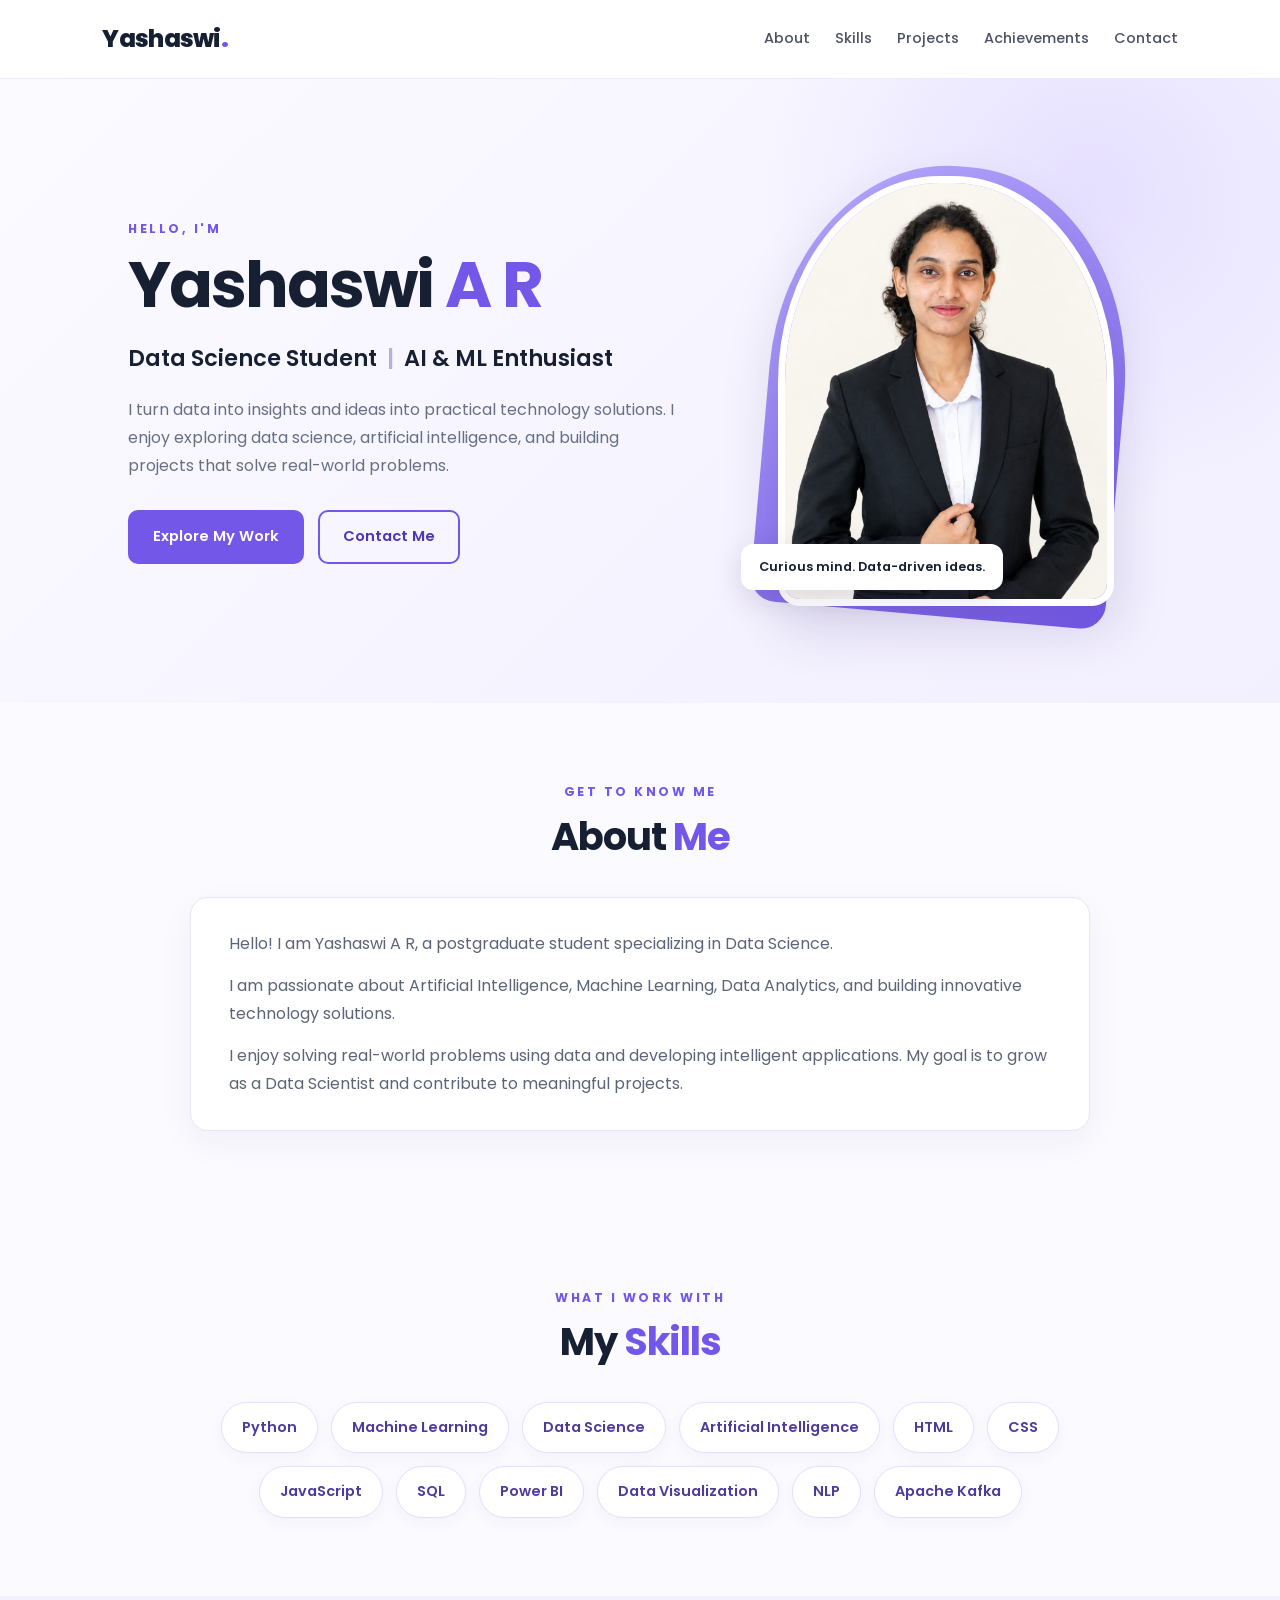
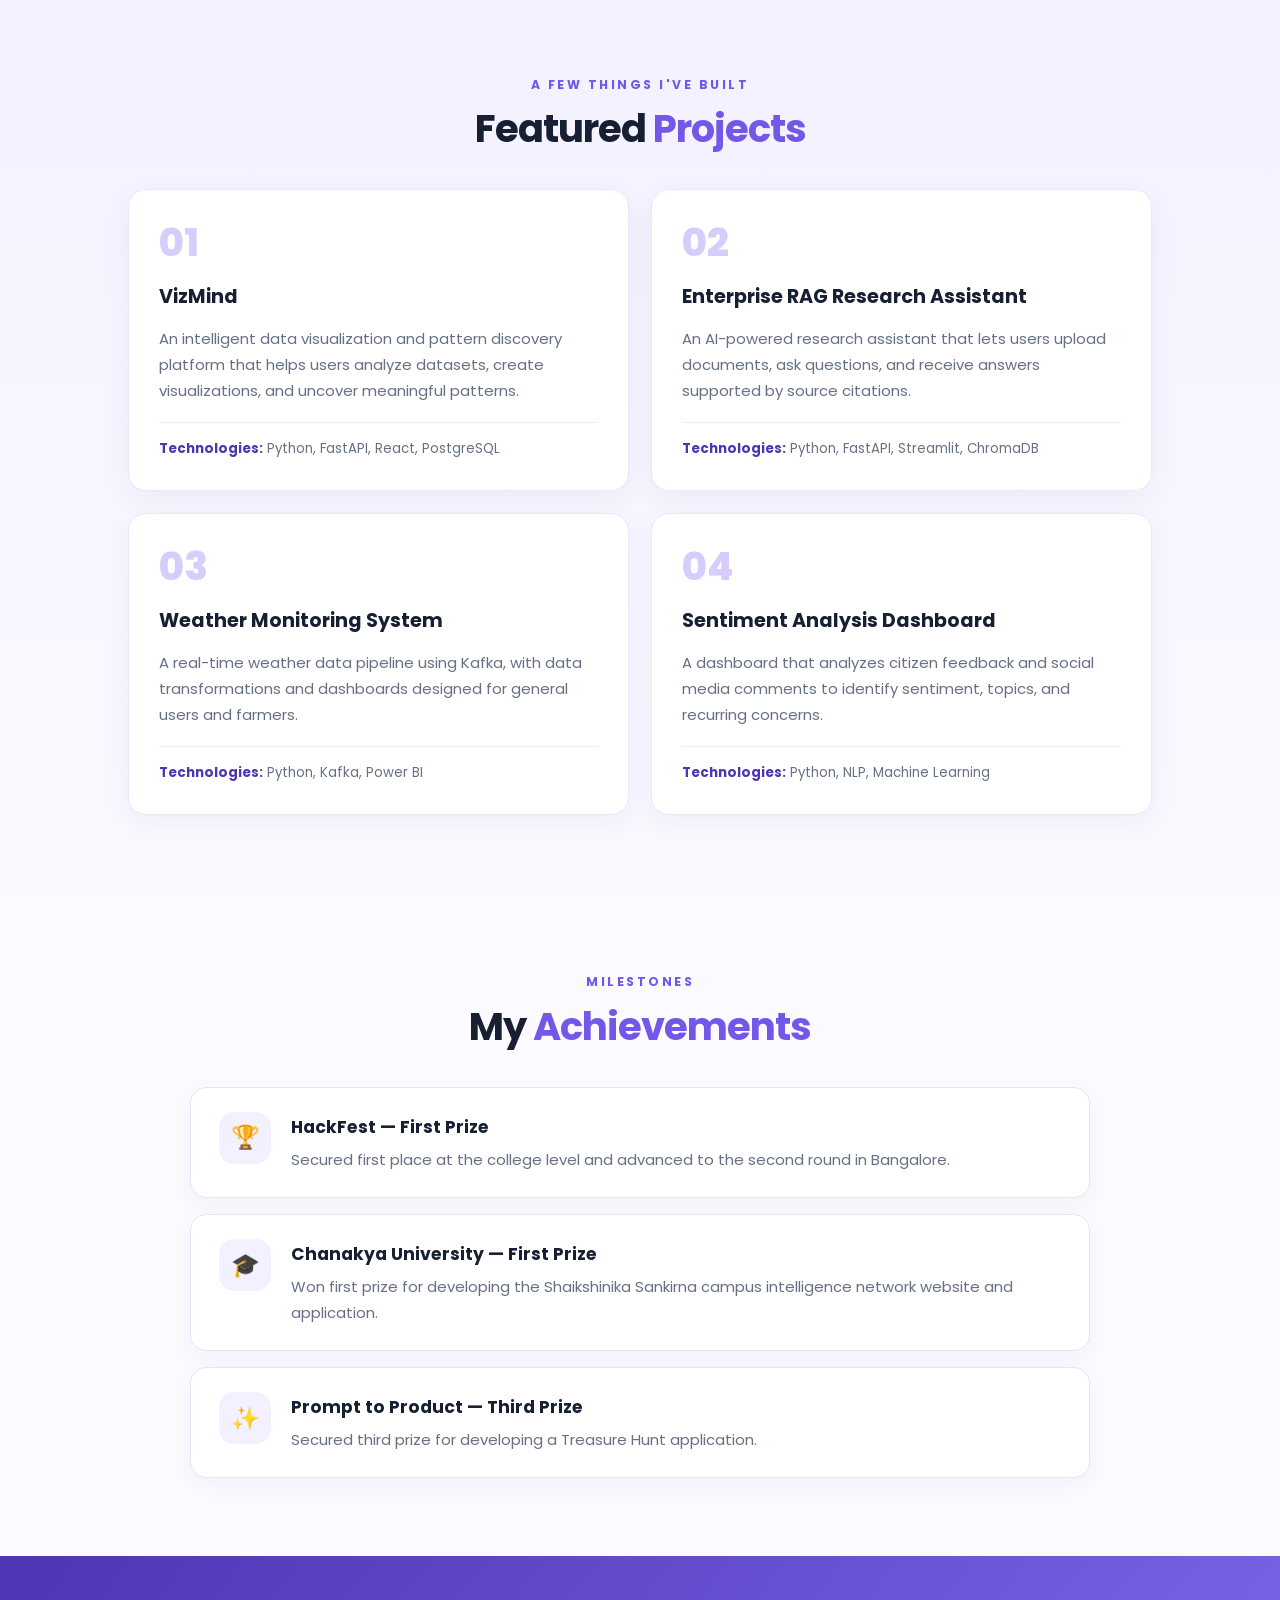
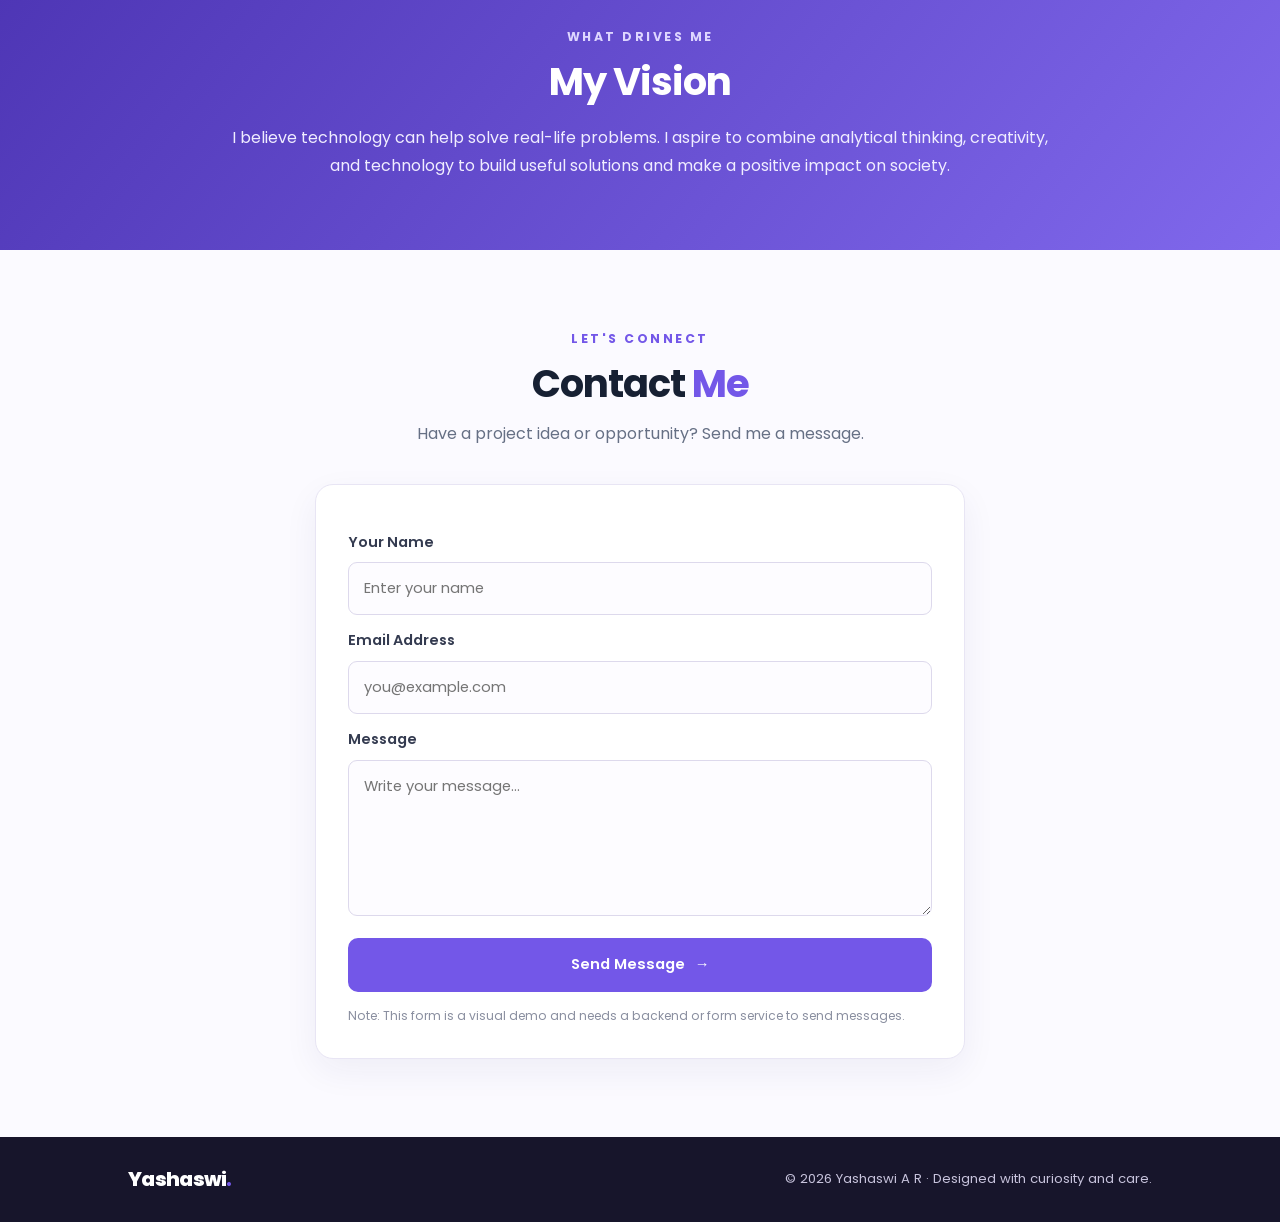
<file: index.html>
<!DOCTYPE html>
<html lang="en">
<head>
  <meta charset="UTF-8">
  <meta name="viewport" content="width=device-width, initial-scale=1.0">
  <title>Yashaswi A R | Portfolio</title>
  <link rel="preconnect" href="https://fonts.googleapis.com">
  <link href="https://fonts.googleapis.com/css2?family=Poppins:wght@400;500;600;700;800&display=swap" rel="stylesheet">
  <link rel="stylesheet" href="style.css">
</head>
<body>
  <header class="navbar">
    <a class="logo" href="#home">Yashaswi<span>.</span></a>
    <nav aria-label="Main navigation">
      <a href="#about">About</a>
      <a href="#skills">Skills</a>
      <a href="#projects">Projects</a>
      <a href="#achievements">Achievements</a>
      <a href="#contact">Contact</a>
    </nav>
  </header>

  <main>
    <section id="home" class="hero">
      <div class="hero-copy">
        <p class="eyebrow">HELLO, I'M</p>
        <h1>Yashaswi <span>A R</span></h1>
        <h2>Data Science Student <span class="divider">|</span> AI &amp; ML Enthusiast</h2>
        <p class="intro">I turn data into insights and ideas into practical technology solutions. I enjoy exploring data science, artificial intelligence, and building projects that solve real-world problems.</p>
        <div class="hero-actions">
          <a class="btn" href="#projects">Explore My Work</a>
          <a class="btn btn-outline" href="#contact">Contact Me</a>
        </div>
      </div>
      <div class="hero-photo-wrap">
        <div class="photo-glow"></div>
        <img src="profile.jpg.jpeg" alt="Yashaswi A R" class="avatar">
        <div class="photo-tag">Curious mind. Data-driven ideas.</div>
      </div>
    </section>

    <section id="about" class="section about-section">
      <div class="section-heading">
        <p class="eyebrow">GET TO KNOW ME</p>
        <h2>About <span>Me</span></h2>
      </div>
      <div class="about-card">
        <p>Hello! I am Yashaswi A R, a postgraduate student specializing in Data Science.</p>
        <p>I am passionate about Artificial Intelligence, Machine Learning, Data Analytics, and building innovative technology solutions.</p>
        <p>I enjoy solving real-world problems using data and developing intelligent applications. My goal is to grow as a Data Scientist and contribute to meaningful projects.</p>
      </div>
    </section>

    <section id="skills" class="section">
      <div class="section-heading">
        <p class="eyebrow">WHAT I WORK WITH</p>
        <h2>My <span>Skills</span></h2>
      </div>
      <div class="skills">
        <span class="skill">Python</span>
        <span class="skill">Machine Learning</span>
        <span class="skill">Data Science</span>
        <span class="skill">Artificial Intelligence</span>
        <span class="skill">HTML</span>
        <span class="skill">CSS</span>
        <span class="skill">JavaScript</span>
        <span class="skill">SQL</span>
        <span class="skill">Power BI</span>
        <span class="skill">Data Visualization</span>
        <span class="skill">NLP</span>
        <span class="skill">Apache Kafka</span>
      </div>
    </section>

    <section id="projects" class="section section-tinted">
      <div class="section-heading">
        <p class="eyebrow">A FEW THINGS I'VE BUILT</p>
        <h2>Featured <span>Projects</span></h2>
      </div>
      <div class="projects">
        <article class="project-card">
          <div class="project-number">01</div>
          <h3>VizMind</h3>
          <p>An intelligent data visualization and pattern discovery platform that helps users analyze datasets, create visualizations, and uncover meaningful patterns.</p>
          <p class="tech"><strong>Technologies:</strong> Python, FastAPI, React, PostgreSQL</p>
        </article>
        <article class="project-card">
          <div class="project-number">02</div>
          <h3>Enterprise RAG Research Assistant</h3>
          <p>An AI-powered research assistant that lets users upload documents, ask questions, and receive answers supported by source citations.</p>
          <p class="tech"><strong>Technologies:</strong> Python, FastAPI, Streamlit, ChromaDB</p>
        </article>
        <article class="project-card">
          <div class="project-number">03</div>
          <h3>Weather Monitoring System</h3>
          <p>A real-time weather data pipeline using Kafka, with data transformations and dashboards designed for general users and farmers.</p>
          <p class="tech"><strong>Technologies:</strong> Python, Kafka, Power BI</p>
        </article>
        <article class="project-card">
          <div class="project-number">04</div>
          <h3>Sentiment Analysis Dashboard</h3>
          <p>A dashboard that analyzes citizen feedback and social media comments to identify sentiment, topics, and recurring concerns.</p>
          <p class="tech"><strong>Technologies:</strong> Python, NLP, Machine Learning</p>
        </article>
      </div>
    </section>

    <section id="achievements" class="section">
      <div class="section-heading">
        <p class="eyebrow">MILESTONES</p>
        <h2>My <span>Achievements</span></h2>
      </div>
      <div class="achievements">
        <article class="achievement-card">
          <div class="achievement-icon">🏆</div>
          <div><h3>HackFest — First Prize</h3><p>Secured first place at the college level and advanced to the second round in Bangalore.</p></div>
        </article>
        <article class="achievement-card">
          <div class="achievement-icon">🎓</div>
          <div><h3>Chanakya University — First Prize</h3><p>Won first prize for developing the Shaikshinika Sankirna campus intelligence network website and application.</p></div>
        </article>
        <article class="achievement-card">
          <div class="achievement-icon">✨</div>
          <div><h3>Prompt to Product — Third Prize</h3><p>Secured third prize for developing a Treasure Hunt application.</p></div>
        </article>
      </div>
    </section>

    <section class="vision">
      <p class="eyebrow">WHAT DRIVES ME</p>
      <h2>My Vision</h2>
      <p>I believe technology can help solve real-life problems. I aspire to combine analytical thinking, creativity, and technology to build useful solutions and make a positive impact on society.</p>
    </section>

    <section id="contact" class="section">
      <div class="section-heading">
        <p class="eyebrow">LET'S CONNECT</p>
        <h2>Contact <span>Me</span></h2>
        <p class="section-subtitle">Have a project idea or opportunity? Send me a message.</p>
      </div>
      <form class="contact-form" action="#" method="post">
        <label for="name">Your Name</label>
        <input type="text" id="name" name="name" placeholder="Enter your name" required>
        <label for="email">Email Address</label>
        <input type="email" id="email" name="email" placeholder="you@example.com" required>
        <label for="message">Message</label>
        <textarea id="message" name="message" rows="5" placeholder="Write your message..." required></textarea>
        <button type="submit" class="btn">Send Message <span aria-hidden="true">→</span></button>
        <p class="form-note">Note: This form is a visual demo and needs a backend or form service to send messages.</p>
      </form>
    </section>
  </main>

  <footer class="footer">
    <a class="logo" href="#home">Yashaswi<span>.</span></a>
    <p>© 2026 Yashaswi A R · Designed with curiosity and care.</p>
  </footer>
</body>
</html>
</file>
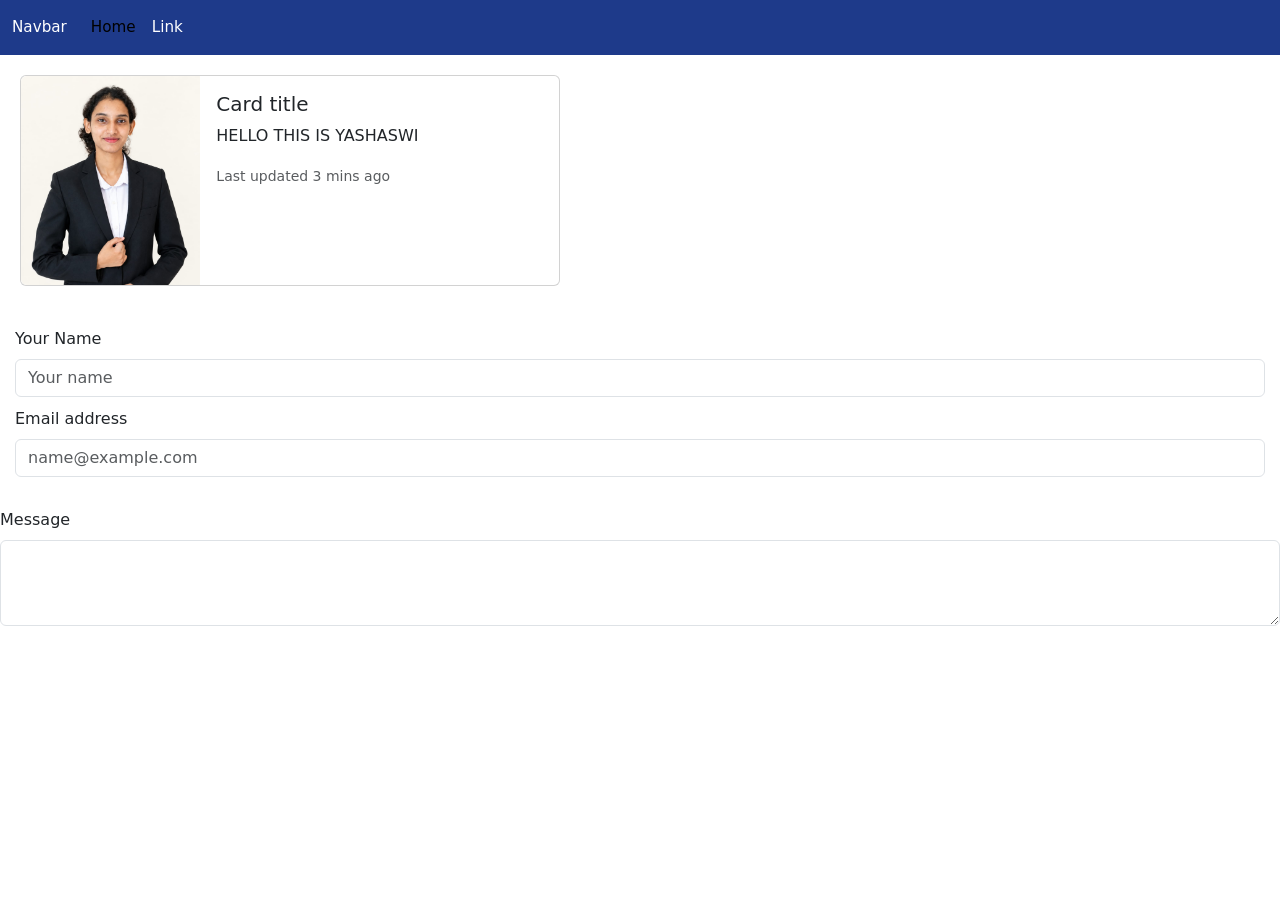
<file: demo.html>
<!DOCTYPE html>
<html lang="en">

<head>
    <meta charset="UTF-8">
    <meta name="viewport" content="width=device-width, initial-scale=1.0">

    <title>CSS with framework</title>

    <!-- Bootstrap CSS -->
    <link
        href="https://cdn.jsdelivr.net/npm/bootstrap@5.3.8/dist/css/bootstrap.min.css"
        rel="stylesheet"
        integrity="sha384-sRIl4kxILFvY47J16cr9ZwB07vP4J8+LH7qKQnuqkuIAvNWLzeN8tE5YBujZqJLB"
        crossorigin="anonymous">

    <!-- Custom CSS -->
    <link rel="stylesheet" href="styl.css">
</head>

<body>

    <!-- Bootstrap Button -->
    <!-- <button class="btn btn-primary">Check button</button> -->

    <!-- Tailwind-style button example -->
    <!-- <button class="bg-blue-600 text-black px-4 py-2 rounded-lg hover:bg-blue-700">Save</button> -->

    <!-- Navigation Bar -->
    <nav class="navbar navbar-expand-lg color_nav">
        <div class="container-fluid">

            <a class="navbar-brand" href="#">Navbar</a>

            <button class="navbar-toggler" type="button"
                data-bs-toggle="collapse"
                data-bs-target="#navbarSupportedContent"
                aria-controls="navbarSupportedContent"
                aria-expanded="false"
                aria-label="Toggle navigation">

                <span class="navbar-toggler-icon"></span>
            </button>

            <div class="collapse navbar-collapse"
                id="navbarSupportedContent">

                <ul class="navbar-nav me-auto mb-2 mb-lg-0">

                    <li class="nav-item">
                        <a class="nav-link active"
                            aria-current="page"
                            href="#">Home</a>
                    </li>

                    <li class="nav-item">
                        <a class="nav-link" href="#">Link</a>
                    </li>

                </ul>
            </div>
        </div>
    </nav>

    <!-- Profile Card -->
    <div class="card mb-3 profile-card" style="max-width: 540px;">

        <div class="row g-0">

            <div class="col-md-4">
                <img src="profile.jpg.jpeg"
                    class="img-fluid rounded-start"
                    alt="profile picture">
            </div>

            <div class="col-md-8">
                <div class="card-body">

                    <h5 class="card-title">Card title</h5>

                    <p class="card-text">
                        HELLO THIS IS YASHASWI
                    </p>

                    <p class="card-text">
                        <small class="text-body-secondary">
                            Last updated 3 mins ago
                        </small>
                    </p>

                </div>
            </div>
        </div>
    </div>

    <!-- Contact Form -->
    <div class="mb-3 form-container">

        <label for="exampleFormControlInput1" class="form-label">
            Your Name
        </label>

        <input type="text"
            class="form-control"
            id="exampleFormControlInput1"
            placeholder="Your name">

        <label for="exampleFormControlInput2" class="form-label">
            Email address
        </label>

        <input type="email"
            class="form-control"
            id="exampleFormControlInput2"
            placeholder="name@example.com">

    </div>

    <div class="mb-3">

        <label for="exampleFormControlTextarea1" class="form-label">
            Message
        </label>

        <textarea class="form-control"
            id="exampleFormControlTextarea1"
            rows="3"></textarea>

    </div>

    <!-- Bootstrap JavaScript -->
    <script
        src="https://cdn.jsdelivr.net/npm/bootstrap@5.3.8/dist/js/bootstrap.bundle.min.js"
        integrity="sha384-FKyoEForCGlyvwx9Hj09JcYn3nv7wiPVlz7YYwJrWVcXK/BmnVDxM+D2scQbITxI"
        crossorigin="anonymous"></script>

</body>
</html>
</file>
<file: style.css>
/* ===== Base ===== */
:root {
  --ink: #172033;
  --muted: #667085;
  --purple: #7357e8;
  --purple-dark: #4d35b4;
  --lavender: #f3f0ff;
  --white: #ffffff;
  --line: #e8e5f4;
}

* {
  margin: 0;
  padding: 0;
  box-sizing: border-box;
  scroll-behavior: smooth;
}

body {
  font-family: "Poppins", sans-serif;
  color: var(--ink);
  background: #fbfaff;
  line-height: 1.75;
}

a { text-decoration: none; }
section { scroll-margin-top: 95px; }

/* ===== Navbar ===== */
.navbar {
  width: 100%;
  display: flex;
  align-items: center;
  justify-content: space-between;
  gap: 25px;
  padding: 18px 8%;
  position: sticky;
  top: 0;
  z-index: 100;
  background: rgba(255, 255, 255, 0.94);
  backdrop-filter: blur(12px);
  border-bottom: 1px solid rgba(115, 87, 232, 0.12);
}

.logo {
  color: var(--ink);
  font-size: 1.5rem;
  font-weight: 800;
  letter-spacing: -0.7px;
}
.logo span { color: var(--purple); }

.navbar nav {
  display: flex;
  align-items: center;
  gap: 25px;
}
.navbar nav a {
  color: #4c5265;
  font-size: 0.9rem;
  font-weight: 500;
  transition: color 0.2s ease;
}
.navbar nav a:hover { color: var(--purple); }

/* ===== Hero ===== */
.hero {
  min-height: 590px;
  display: grid;
  grid-template-columns: 1.15fr 0.85fr;
  align-items: center;
  gap: 55px;
  padding: 85px 10%;
  overflow: hidden;
  background:
    radial-gradient(circle at 85% 18%, rgba(188, 173, 255, 0.28), transparent 27%),
    linear-gradient(135deg, #fbfaff 0%, #f2efff 100%);
}

.eyebrow {
  color: var(--purple);
  font-size: 0.77rem;
  font-weight: 700;
  letter-spacing: 2.5px;
  margin-bottom: 10px;
}

.hero h1 {
  font-size: clamp(2.8rem, 5vw, 4.5rem);
  line-height: 1.12;
  letter-spacing: -2px;
  margin-bottom: 18px;
}
.hero h1 span { color: var(--purple); }
.hero h2 {
  font-size: clamp(1.05rem, 2vw, 1.4rem);
  font-weight: 600;
  margin-bottom: 18px;
}
.divider { color: #b7addf; padding: 0 5px; }
.intro {
  max-width: 610px;
  color: var(--muted);
  font-size: 1rem;
}
.hero-actions {
  display: flex;
  flex-wrap: wrap;
  gap: 14px;
  margin-top: 30px;
}

.btn {
  display: inline-flex;
  justify-content: center;
  align-items: center;
  gap: 10px;
  border: 2px solid var(--purple);
  background: var(--purple);
  color: var(--white);
  border-radius: 10px;
  padding: 12px 23px;
  font: inherit;
  font-size: 0.92rem;
  font-weight: 600;
  cursor: pointer;
  transition: transform 0.2s ease, background 0.2s ease, box-shadow 0.2s ease;
}
.btn:hover {
  background: var(--purple-dark);
  border-color: var(--purple-dark);
  transform: translateY(-3px);
  box-shadow: 0 9px 22px rgba(115, 87, 232, 0.22);
}
.btn-outline {
  color: var(--purple-dark);
  background: transparent;
}
.btn-outline:hover { color: white; }

.hero-photo-wrap {
  position: relative;
  justify-self: center;
  width: min(100%, 360px);
  padding: 12px;
}
.photo-glow {
  position: absolute;
  inset: 2px;
  background: linear-gradient(145deg, #bbaeff, #7458e9);
  border-radius: 48% 48% 25px 25px;
  transform: rotate(5deg);
}
.avatar {
  position: relative;
  display: block;
  width: 100%;
  height: 430px;
  object-fit: cover;
  object-position: center top;
  border: 7px solid white;
  border-radius: 48% 48% 22px 22px;
  box-shadow: 0 20px 55px rgba(53, 39, 115, 0.18);
}
.photo-tag {
  position: absolute;
  bottom: 28px;
  left: -25px;
  background: white;
  color: var(--ink);
  padding: 12px 18px;
  border-radius: 12px;
  box-shadow: 0 8px 30px rgba(35, 26, 82, 0.13);
  font-size: 0.8rem;
  font-weight: 600;
}

/* ===== Sections ===== */
.section {
  padding: 78px 10%;
}
.section-heading {
  text-align: center;
  margin-bottom: 36px;
}
.section-heading h2,
.vision h2 {
  font-size: clamp(2rem, 3vw, 2.7rem);
  line-height: 1.25;
  letter-spacing: -1px;
}
.section-heading h2 span { color: var(--purple); }
.section-subtitle {
  color: var(--muted);
  margin-top: 12px;
}

/* ===== About ===== */
.about-card {
  max-width: 900px;
  margin: 0 auto;
  padding: 32px 38px;
  border: 1px solid var(--line);
  border-radius: 18px;
  background: white;
  box-shadow: 0 12px 35px rgba(40, 31, 95, 0.05);
}
.about-card p + p { margin-top: 14px; }
.about-card p { color: #5c6477; }

/* ===== Skills ===== */
.skills {
  display: flex;
  justify-content: center;
  flex-wrap: wrap;
  gap: 13px;
  max-width: 950px;
  margin: 0 auto;
}
.skill {
  padding: 12px 20px;
  background: white;
  border: 1px solid #e5defe;
  border-radius: 999px;
  color: #4d3b9d;
  font-weight: 600;
  font-size: 0.9rem;
  box-shadow: 0 5px 16px rgba(56, 40, 120, 0.04);
  transition: transform 0.2s ease, background 0.2s ease, color 0.2s ease;
}
.skill:hover {
  background: var(--purple);
  color: white;
  transform: translateY(-4px);
}

/* ===== Projects ===== */
.section-tinted {
  background: linear-gradient(180deg, #f4f1ff, #faf9ff);
}
.projects {
  display: grid;
  grid-template-columns: repeat(2, minmax(0, 1fr));
  gap: 22px;
}
.project-card {
  position: relative;
  background: white;
  border: 1px solid #ebe7fb;
  border-radius: 18px;
  padding: 30px;
  overflow: hidden;
  box-shadow: 0 9px 28px rgba(40, 31, 95, 0.05);
  transition: transform 0.22s ease, box-shadow 0.22s ease;
}
.project-card:hover {
  transform: translateY(-6px);
  box-shadow: 0 16px 36px rgba(40, 31, 95, 0.11);
}
.project-number {
  color: #d7cdfd;
  font-size: 2.4rem;
  font-weight: 800;
  line-height: 1.2;
  margin-bottom: 14px;
}
.project-card h3 {
  font-size: 1.2rem;
  margin-bottom: 12px;
}
.project-card p { color: var(--muted); font-size: 0.93rem; }
.project-card .tech {
  margin-top: 18px;
  padding-top: 14px;
  border-top: 1px solid #eeeaf9;
  font-size: 0.83rem;
}
.tech strong { color: var(--purple-dark); }

/* ===== Achievements ===== */
.achievements {
  max-width: 900px;
  display: grid;
  gap: 16px;
  margin: 0 auto;
}
.achievement-card {
  display: flex;
  align-items: flex-start;
  gap: 20px;
  background: white;
  padding: 24px 28px;
  border: 1px solid var(--line);
  border-radius: 16px;
  box-shadow: 0 7px 22px rgba(40, 31, 95, 0.04);
}
.achievement-icon {
  display: grid;
  place-items: center;
  flex: 0 0 52px;
  height: 52px;
  border-radius: 15px;
  background: var(--lavender);
  font-size: 1.45rem;
}
.achievement-card h3 { margin-bottom: 5px; font-size: 1.08rem; }
.achievement-card p { color: var(--muted); font-size: 0.93rem; }

/* ===== Vision ===== */
.vision {
  text-align: center;
  padding: 70px 12%;
  background: linear-gradient(130deg, #4d35b4, #8068ec);
  color: white;
}
.vision .eyebrow { color: #ded6ff; }
.vision h2 { margin-bottom: 18px; }
.vision p:last-child {
  max-width: 820px;
  margin: 0 auto;
  color: #f0edff;
}

/* ===== Contact ===== */
.contact-form {
  max-width: 650px;
  margin: 0 auto;
  padding: 32px;
  display: flex;
  flex-direction: column;
  background: white;
  border: 1px solid var(--line);
  border-radius: 18px;
  box-shadow: 0 12px 35px rgba(40, 31, 95, 0.06);
}
.contact-form label {
  color: #343b50;
  font-size: 0.9rem;
  font-weight: 600;
  margin: 13px 0 7px;
}
.contact-form input,
.contact-form textarea {
  width: 100%;
  padding: 13px 15px;
  border: 1px solid #ddd9ec;
  border-radius: 9px;
  outline: none;
  font: inherit;
  font-size: 0.92rem;
  background: #fdfcff;
  resize: vertical;
}
.contact-form input:focus,
.contact-form textarea:focus {
  border-color: var(--purple);
  box-shadow: 0 0 0 3px rgba(115, 87, 232, 0.12);
}
.contact-form .btn { margin-top: 22px; }
.form-note {
  color: #8a8fa0;
  font-size: 0.76rem;
  margin-top: 13px;
}

/* ===== Footer ===== */
.footer {
  display: flex;
  align-items: center;
  justify-content: space-between;
  gap: 18px;
  padding: 25px 10%;
  background: #17152b;
  color: #c7c3dc;
}
.footer .logo { color: white; font-size: 1.25rem; }
.footer p { font-size: 0.82rem; }

/* ===== Responsive ===== */
@media (max-width: 900px) {
  .navbar { padding: 16px 5%; }
  .navbar nav { gap: 14px; }
  .navbar nav a { font-size: 0.82rem; }
  .hero { padding: 65px 7%; gap: 30px; }
  .section { padding: 65px 7%; }
  .avatar { height: 380px; }
}

@media (max-width: 680px) {
  .navbar {
    position: relative;
    flex-direction: column;
    padding: 17px 5%;
  }
  .navbar nav {
    justify-content: center;
    flex-wrap: wrap;
    gap: 10px 17px;
  }
  .hero {
    grid-template-columns: 1fr;
    text-align: center;
    padding: 55px 7% 65px;
  }
  .hero-actions { justify-content: center; }
  .hero-photo-wrap { width: min(78%, 320px); margin-top: 12px; }
  .avatar { height: 370px; }
  .photo-tag { left: -12px; font-size: 0.72rem; }
  .projects { grid-template-columns: 1fr; }
  .section { padding: 55px 7%; }
  .about-card { padding: 25px; }
  .achievement-card { padding: 20px; gap: 14px; }
  .footer { flex-direction: column; text-align: center; }
}

@media (max-width: 420px) {
  .hero h1 { font-size: 2.55rem; }
  .hero-actions .btn { width: 100%; }
  .avatar { height: 320px; }
  .contact-form { padding: 22px; }
  .achievement-icon { flex-basis: 44px; height: 44px; }
}
</file>
<file: styl.css>
/* Navigation Bar */
.color_nav {
    background-color: #1e3a8a;
}

/* Navigation Links */
.color_nav a {
    color: white;
    font-size: 0.95rem;
}

/* Profile Image */
.profile-card img {
    width: 100%;
    height: 100%;
    object-fit: cover;
}

/* Profile Card */
.profile-card {
    margin: 20px;
}

/* Form Container */
.form-container {
    padding: 15px;
}

/* Form Labels */
.form-label {
    display: block;
    margin-top: 10px;
}
</file>
